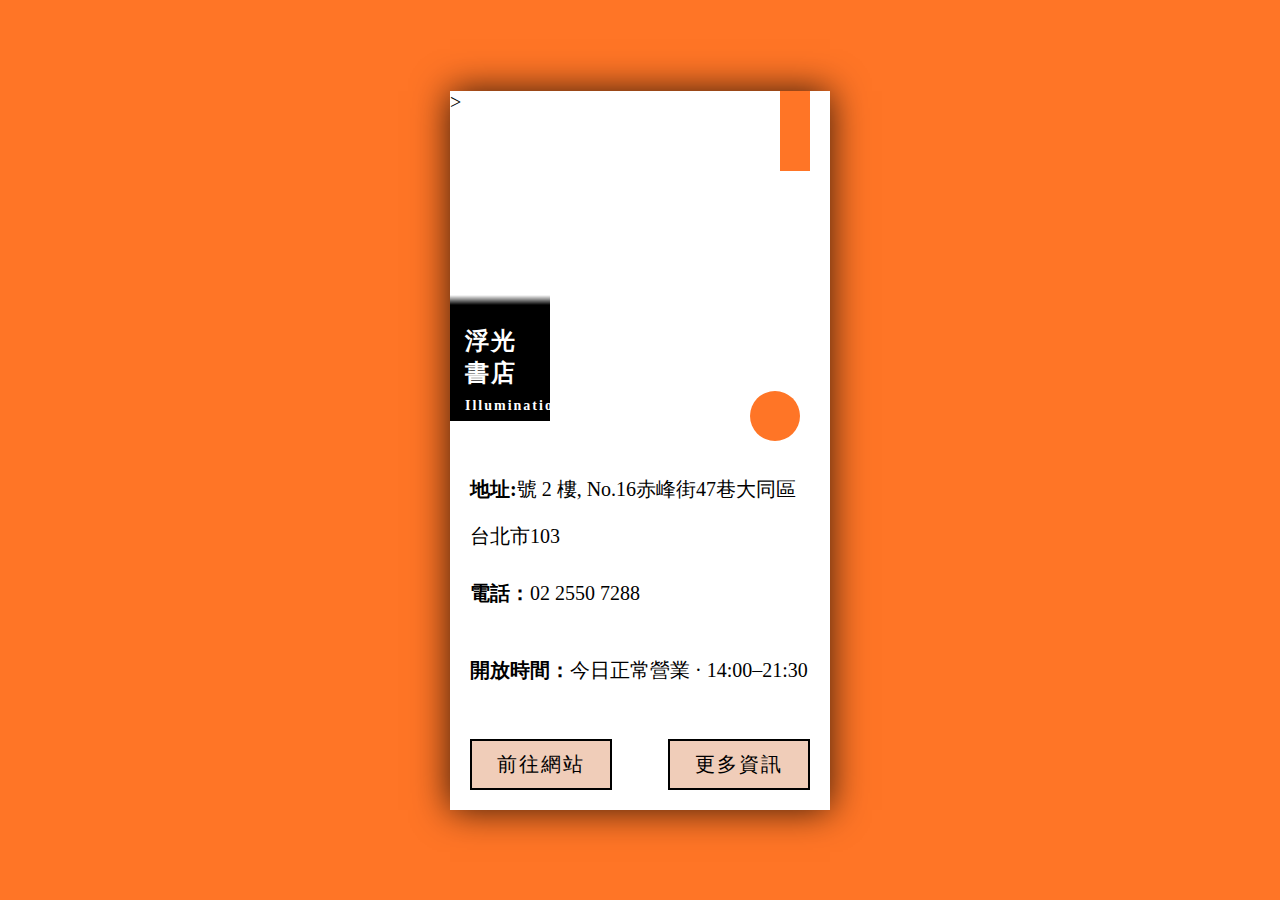
<file: 20240315-1/index.html>
<!DOCTYPE html>
<html lang="en">
<head>
    <meta charset="UTF-8">
    <meta http-equiv="X-UA-Compatible" content="IE=edge">
    <meta name="viewport" content="width=device-width, initial-scale=1.0">
    <title>浮光書店</title>
    <link rel="stylesheet" href="index.css">
</head>
<body>
    <div class="box">
        <div class="top">
      <h2 class="name">浮光書店<span class="smallText">IlluminationBooks</span></h2>  
      <div class="tag"></div>>
      <div class="cirbutton"></div>
      </div>
      <div class="bottom">
        <ul>
    
           <li><h3> 地址:</h3>號 2 樓, No.16赤峰街47巷大同區台北市103</li>
           <li><h3> 電話：</h3>02 2550 7288</li>
           <li><h3>開放時間：</h3>今日正常營業 · 14:00–21:30</li>
        </ul>
        <div class="buttons">
            <div class="btn btnWebsite"><a href="https://www.tku.edu.tw/"target="_blank">前往網站</a></div> <!--target="_blank為另開分頁-->
            <div class="btn btnNews"><a href="page1.html">更多資訊</a></div>
            </div>
        </div>
    </div>
         
</body>
</html>
</file>
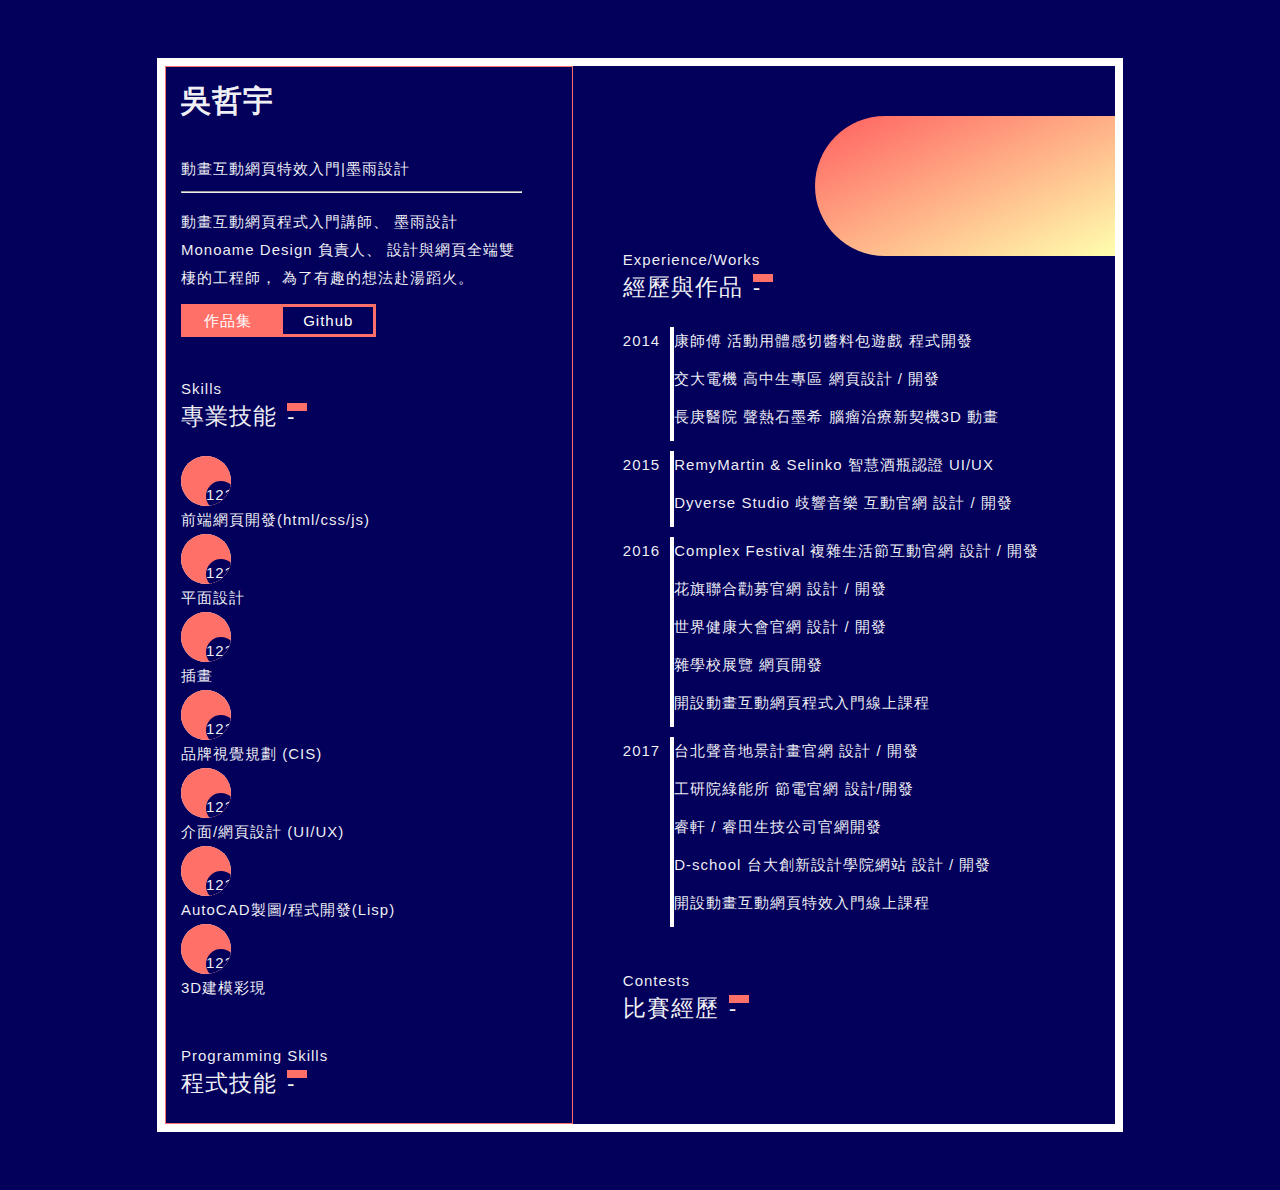
<file: 20240329/index.html>
<!DOCTYPE html>
<html lang="en">
<head>
    <meta charset="UTF-8">
    <meta name="viewport" content="width=device-width, initial-scale=1.0">
    <title>我的履歷表</title>
    <!--以下為串接index.css檔案格式-->
        <link rel="stylesheet" href="index.css">
</head>
<body>
    <!--使用ement語法<請輸入  .resume.leftright-->
    <!--按下enter鍵,就可以產生以下-->
    <div class="resume">
        <div class="left">
            <h1>吳哲宇</h1>
            <h4>動畫互動網頁特效入門|墨雨設計</h4>
                <hr>
                <p>動畫互動網頁程式入門講師、
                    墨雨設計 Monoame Design 負責人、
                    設計與網頁全端雙棲的工程師，
                    為了有趣的想法赴湯蹈火。
                </p>
           <!-- .buttons>.btn.fill+.btn-->
           <div class="buttons">
            <a class="btn fill" href="page2.html">作品集 </a>
            <a class="btn" href="page1.html"target="_blank">Github </a>
           </div>
           <div class="block">
            <h4>Skills</h4>
            <h2>專業技能</h2>
            <!--ul.listSkill>li*8-->
            <ul class="listSkill">
                <li>
                    <!-- .circle>.p90+.p180+. p270+ -p360 --> 
                    <div class="circle" >
                    <div class="p90"></div><!--右上-->
                    <div class="p180"></div><!--右下-->
                    <div class="p270"></div><!--左上-->
                    <div class="p360"></div><!--左下-->  
                    </div>      
                    前端網頁開發(html/css/js)
                </li>
                <li>
                    <div class="circle" >
                        <div class="p90"></div><!--右上-->
                        <div class="p180"></div><!--右下-->
                        <div class="p270"></div><!--左上-->
                        <div class="p360"></div><!--左下-->  
                        </div>
                    平面設計
                </li>
                
                <li>
                    <div class="circle" >
                    <div class="p90"></div><!--右上-->
                    <div class="p180"></div><!--右下-->
                    <div class="p270"></div><!--左上-->
                    <div class="p360"></div><!--左下-->  
                    </div>
                    插畫
                </li>
                <li>
                    <div class="circle" >
                        <div class="p90"></div><!--右上-->
                        <div class="p180"></div><!--右下-->
                        <div class="p270"></div><!--左上-->
                        <div class="p360"></div><!--左下-->  
                        </div>
                        品牌視覺規劃 (CIS)
                    </li>
                <li>
                    <div class="circle" >
                        <div class="p90"></div><!--右上-->
                        <div class="p180"></div><!--右下-->
                        <div class="p270"></div><!--左上-->
                        /*<div class="p360"></div><!--左下-->*/  
                        </div>
                        介面/網頁設計 (UI/UX)
                    </li>
                <li>
                    <div class="circle" >
                        <div class="p90"></div><!--右上-->
                        <div class="p180"></div><!--右下-->
                        <div class="p270"></div><!--左上-->
                        <div class="p360"></div><!--左下-->  
                        </div>
                        AutoCAD製圖/程式開發(Lisp)
                    </li>
                <li><div class="circle" >
                    <div class="p90"></div><!--右上-->
                    <div class="p180"></div><!--右下-->
                    <div class="p270"></div><!--左上-->
                    <div class="p360"></div><!--左下-->  
                    </div>
                    3D建模彩現
                </li>
            </ul>
           </div>
            <div class="block">
                <h4>Programming Skills</h4>
                <h2>程式技能</h2>
            </div>
          </div>
     
        
        <div class="right">
            <div class="decoration"></div>
            <div class="block Experience"
        <div class="block">
            <h4>Experience/Works</h4>
            <h2>經歷與作品</h2>
            <!--ul.listExperience>li.year*4-->
            <ul class="listExperience">
                <li class="year">2014
                    <ul>
                        <li>康師傅 活動用體感切醬料包遊戲 程式開發</li>
                        <li>交大電機 高中生專區 網頁設計 / 開發</li>
                        <li>長庚醫院 聲熱石墨希 腦瘤治療新契機3D 動畫</li>
                    </ul>
                </li>
                <li class="year">2015
                    <ul>
                        <li>RemyMartin & Selinko 智慧酒瓶認證 UI/UX</li>
                        <li>Dyverse Studio 歧響音樂 互動官網 設計 / 開發</li>
                    </ul>
                </li>
                <li class="year">2016
                    <ul>
                        <li>Complex Festival 複雜生活節互動官網 設計 / 開發</li>
                        <li>花旗聯合勸募官網 設計 / 開發</li>
                        <li>世界健康大會官網 設計 / 開發</li>
                        <li>雜學校展覽 網頁開發</li>
                        <li>開設動畫互動網頁程式入門線上課程</li>
                    </ul>
                </li>
                <li class="year">2017
                    <ul>
                        <li>台北聲音地景計畫官網 設計 / 開發</li>
                        <li>工研院綠能所 節電官網 設計/開發</li>
                        <li>睿軒 / 睿田生技公司官網開發</li>
                        <li>D-school 台大創新設計學院網站 設計 / 開發</li>
                        <li>開設動畫互動網頁特效入門線上課程</li>
                    </ul>
                </li>
            </ul>
        </div>
            <div class="block">
                <h4>Contests</h4>
                <h2>比賽經歷</h2>
            </div>
        </div>
    </div>
</body>
</html>
</file>
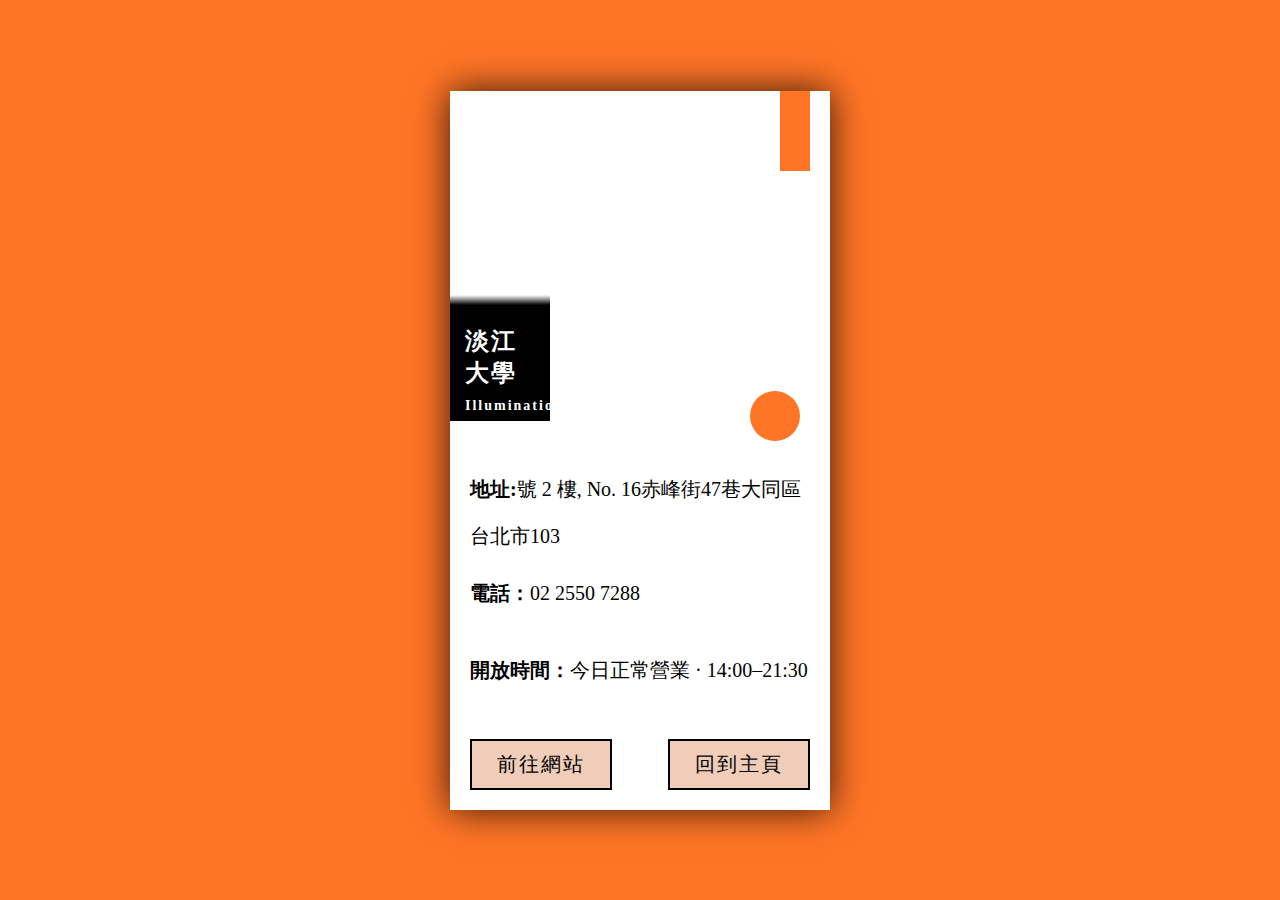
<file: 20240315-1/page1.html>
<!DOCTYPE html>
<html lang="en">
<head>
    <meta charset="UTF-8">
    <meta http-equiv="X-UA-Compatible" content="IE=edge">
    <meta name="viewport" content="width=device-width, initial-scale=1.0">
    <title>浮光書店</title>
    <link rel="stylesheet" href="page1.css">
</head>
<body>
    <div class="box">
        <div class="top">
      <h2 class="name">淡江大學<span class="smallText">IlluminationBooks</span></h2>  
      <div class="tag"></div>
      <div class="cirbutton"></div>
      </div>
      <div class="bottom">
        <ul>
    
           <li><h3> 地址:</h3>號 2 樓, No. 16赤峰街47巷大同區台北市103</li>
           <li><h3> 電話：</h3>02 2550 7288</li>
           <li><h3>開放時間：</h3>今日正常營業 · 14:00–21:30</li>
        </ul>
        <div class="buttons">
            <div class="btn btnWebsite"><a href="https://www.tku.edu.tw/"target="_blank">前往網站</a></div> <!--target="_blank為另開分頁-->
            <div class="btn btnNews"><a href="index.html">回到主頁</a></div>
            </div>
        </div>
    </div>
         
</body>
</html>
</file>
<file: 20240315-1/index.css>
*{
    /*border: solid 2px black;*/
    font-family: 微軟正黑體;
    font-size: 20px;
}
html,body{
    background-color: #ff7526;
    display: flex;
    justify-content: center;
    align-items: center;
    width: 100%;
    height: 100%;
    font-size: 20px;
    margin: 0px;
}
.box{
    width :380px;
    background-color: #fff;
    /*以下指令產生陰影，x位移，y位移，陰影的範圍，顏色*/
    box-shadow: 0px 0px 35px  rgba(0, 0,0,0.8) ;/*最後一個數字0.4是透明度*/
    
}
/*hover為滑鼠滑入時，產生的格式*/
.box:hover{
    box-shadow: 0px 0px 60px rgba(0,0,0,0.8);
    transform: translate(-5px,-5px);/*圖片位移*/
    transition: 0.5s/*位移速度*/
}

.top{
    height:330px;
    background-image:url(https://pic.pimg.tw/sidney6811/1529508979-1559019819_n.jpg);
    background-size: cover;
     position: relative;   /*以top的座標點，讓框內的文字為相對位置*/
}
.top .name{
    color:white; /*文字顏色*/
    font-size: 24px; /*文字大小*/
    letter-spacing: 2px; /*字距*/
    position: absolute;
    left: 0px;
    bottom: 0px;
    padding: 5px 15px;
    letter-spacing: 2px;
    margin: 0px;
    background-color: rgba(0,0,0,0.2);/*a是指陰影*/
    background: linear-gradient(transparent 0%,black 10px);/*設定由上到下顏色由淺到深，透明到黑*/
    width: 100px;
    box-sizing: border-box;/*圖片符合box大小*/
    padding-top: 30px;
}

.top .name .smallText{
    font-size: 14px;
}

.cirbutton{
    width: 50px;
    height: 50px;
    background: #ff7526;
    position: absolute;/*設定cirbutton的絕對位置*/
    right: 30px;/*cirbutton右邊距離box右邊之距離值*/
    bottom: -20px;/*距離下邊的邊還有20px*/
    border-radius:25px ;/*設定角度圓弧，寬高的一半圓弧，就會變成一個圓形*/
}

.tag{
    width:30px;
    height:80px;
    background:#ff7526;
    position: absolute;
    right:20px;
    top:0px;
 }
 .bottom {
    padding: 10px 20px 20px 20px ;/*上`下`左`右的內距*/
 }
 .bottom li{ /*指令前不加小數點*/
    padding: 5px 0px;/*上下`左右的內距*/
 }
 .bottom h3{
    display: inline-block;
 }
 .bottom ul{
    list-style:none ;/*字前不要加點*/ /*取消list左邊每個項目的圓圈*/
    padding-left: 0px;/*左邊內距設定為0px*/
 }
 .buttons .btn{
    display: inline-block;
    letter-spacing: 2px;
    padding: 10px 25px;
    border: solid 2px black;
 }

 .btnNews{
    float: right;/*float為一個浮動位置，設定他靠右*/
    background-color: #f0cdb9;
    transition: 0.5s;
 }

 .btnNews:hover{
    background-color: #fc9153;
}

.buttons{
    margin-top: 30px;
}

.btnWebsite{
    background-color: #f0cdb9;
    transition: 0.5s;
}

.btnWebsite:hover{
    background-color: #fc9153;
}
a{ /*主要取消系統原本設定超連結的格式*/
    color: initial;
    text-decoration: initial;
}
</file>
<file: 20240329/index.css>
/**{
   border: solid 1px black;
}*/
body{
    padding: 50px;
    display: flex;
    justify-content: center;/*左右置中*/
    background-color: #02005b;
    color: rgba(255,255, 255, 0.95);
    font-size: 15px;
    line-height: 28px;
    letter-spacing: 1px;
    font-family: "微軟正黑體",sans-serif;
}
.resume{
    /*讓resum內的兩個div左右呈現*/
    display: flex;
    max-width: 950px;
    border: solid 8px white;
}
.left{
    /*顯示整個螢幕的五份*/
    flex: 5;
    padding-left: 15px;
    padding-right: 50px;
    border: solid 1px #ff7168;
}
.right{
    /*顯示整個螢幕的七份*/
    flex: 7;
    padding-right: 15px;
    padding-left: 50px;
    /*設定在right底下的div都以right左上角為座標*/
    position: relative;
}
ul{
    /*設定每個項目前面不要顯示圓圈或是數字*/
    list-style: none;
    /*讓每個項目前面不要有距離*/
    padding: 0px;
}
/*每個block英文標題*/
h4{
    margin: 0px;
    margin-top: 40px;
    /*設定文字粗體大小與透明度*/
    font-weight: 400;
    opacity: 0,8;
}
/*每個block中文標題*/
h2{
    margin: 0px;
    margin-bottom: 25px;
    font-weight: 400;
}
/*在html有h2指令的文字內容，後面都需要加上以下的格式設定*/
h2::after{
    content: "-";
    width: 20px;
    height: 8px;
    background-color: #ff7168;
    display: inline-block;
    margin-left: 10px;
}
a{
    color: white; /*設定文字為白色*/
    /*設定超連結沒有底線*/  
    text-decoration: none;
    border: solid 1px white;
}
.btn{
    /*設定框線，比較像按鈕*/
    border: solid 3px #ff7168;
    padding: 5px 20px ;/*上下 左右*/
}
.fill{
    background-color: #ff7168;
}
.decoration{
    width: 300px;
    height: 140px;
    /*產生漸層顏色*/
    background: linear-gradient(to bottom right,#ff5f5f,#ffffae);
    /*產生*/
    border-radius:70px 0px 0px 70px ;
    position:absolute;/*絕對位置*/
    right: 0px;/*設定絕對位置，距離右邊為0*/
    top: 50px;/*設定絕對位置，距離左邊為50*/
}
.Experience{
    margin-top: 180px; /*外距*/
}
/*代表在listExperience所有li都要遵循這樣格式所以第一層與第二層的li都要這要格式設定*/
.listExperience li{
    display: flex;
    margin-bottom: 10px;
}

.listExperience li ul{ /*如果加上>，代表在.listExperience下第一層li才要遵循這樣格式，第二層以下不做這樣設定*
    padding-left: 10px;/*li和ul文字中間的內距*/
    margin-left: 10px;
    border-left: solid 4px white;
}
.circle{
    width: 50px;
    height: 50px;
    background-color: #fff;
    border-radius: 50%;
    position: relative;
    overflow: hidden;/*超過範圍隱藏*/
}
.p90,.p180,.p270,.p360{
    /*因為p90在.circle底下，所以50%代表含意是以circle的寬與高的50%*/
    width: 50%;
    height: 50%;
    background-color: #ff7168;
    position:absolute;
    left: 50%;
    top: 0;
}
.p180{
    top: 50%;
}
.p270{
    left: 0;
    top: 50%;
}
.p360{
    left: 0;
}

.circle::after{
    content: "12345";
    background-color: #02005b;
    /*calc為一個計算函數，幫你做加減乘除*/
    width: calc(100% - 20px);
    height: calc(100% - 20px);
    border-radius: 50%;
    position:absolute;
    left: 50%;
    top: 50%;
}
</file>
<file: 20240315-1/page1.css>
*{
    /*border: solid 2px black;*/
    font-family: 微軟正黑體;
    font-size: 20px;
}
html,body{
    background-color: #ff7526;
    display: flex;
    justify-content: center;
    align-items: center;
    width: 100%;
    height: 100%;
    font-size: 20px;
    margin: 0px;
}
.box{
    width :380px;
    background-color: #fff;
    /*以下指令產生陰影，x位移，y位移，陰影的範圍，顏色*/
    box-shadow: 0px 0px 35px  rgba(0, 0,0,0.8) ;/*最後一個數字0.4是透明度*/
    
}
/*hover為滑鼠滑入時，產生的格式*/
.box:hover{
    box-shadow: 0px 0px 60px rgba(0,0,0,0.8);
    transform: translate(-5px,-5px);/*圖片位移*/
    transition: 0.5s/*位移速度*/
}

.top{
    height:330px;
    background-image:url(https://pic.pimg.tw/sidney6811/1529508979-1559019819_n.jpg);
    background-size: cover;
     position: relative;   /*以top的座標點，讓框內的文字為相對位置*/
}
.top .name{
    color:white; /*文字顏色*/
    font-size: 24px; /*文字大小*/
    letter-spacing: 2px; /*字距*/
    position: absolute;
    left: 0px;
    bottom: 0px;
    padding: 5px 15px;
    letter-spacing: 2px;
    margin: 0px;
    background-color: rgba(0,0,0,0.2);/*a是指陰影*/
    background: linear-gradient(transparent 0%,black 10px);/*設定由上到下顏色由淺到深，透明到黑*/
    width: 100px;
    box-sizing: border-box;/*圖片符合box大小*/
    padding-top: 30px;
}

.top .name .smallText{
    font-size: 14px;
}

.cirbutton{
    width: 50px;
    height: 50px;
    background-color: #ff7526;
    position: absolute;/*設定cirbutton的絕對位置*/
    right: 30px;/*cirbutton右邊距離box右邊之距離值*/
    bottom: -20px;/*距離下邊的邊還有20px*/
    border-radius:25px ;/*設定角度圓弧，寬高的一半圓弧，就會變成一個圓形*/
}

.tag{
    width:30px;
    height:80px;
    background-color:#ff7526;
    position: absolute;
    right:20px;
    top:0px;
 }
 .bottom {
    padding: 10px 20px 20px 20px ;/*上`下`左`右的內距*/
 }
 .bottom li{ /*指令前不加小數點*/
    padding: 5px 0px;/*上下`左右的內距*/
 }
 .bottom h3{
    display: inline-block;
 }
 .bottom ul{
    list-style:none ;/*字前不要加點*/ /*取消list左邊每個項目的圓圈*/
    padding-left: 0px;/*左邊內距設定為0px*/
 }
 .buttons .btn{
    display: inline-block;
    letter-spacing: 2px;
    padding: 10px 25px;
    border: solid 2px black;
 }

 .btnNews{
    float: right;/*float為一個浮動位置，設定他靠右*/
    background-color: #f0cdb9;
    transition: 0.5s;
 }

 .btnNews:hover{
    background-color: #fc9153;
}

.buttons{
    margin-top: 30px;
}

.btnWebsite{
    background-color: #f0cdb9;
    transition: 0.5s;
}

.btnWebsite:hover{
    background-color: #fc9153;
}
a{ /*主要取消系統原本設定超連結的格式*/
    color: initial;
    text-decoration: initial;
}
</file>
